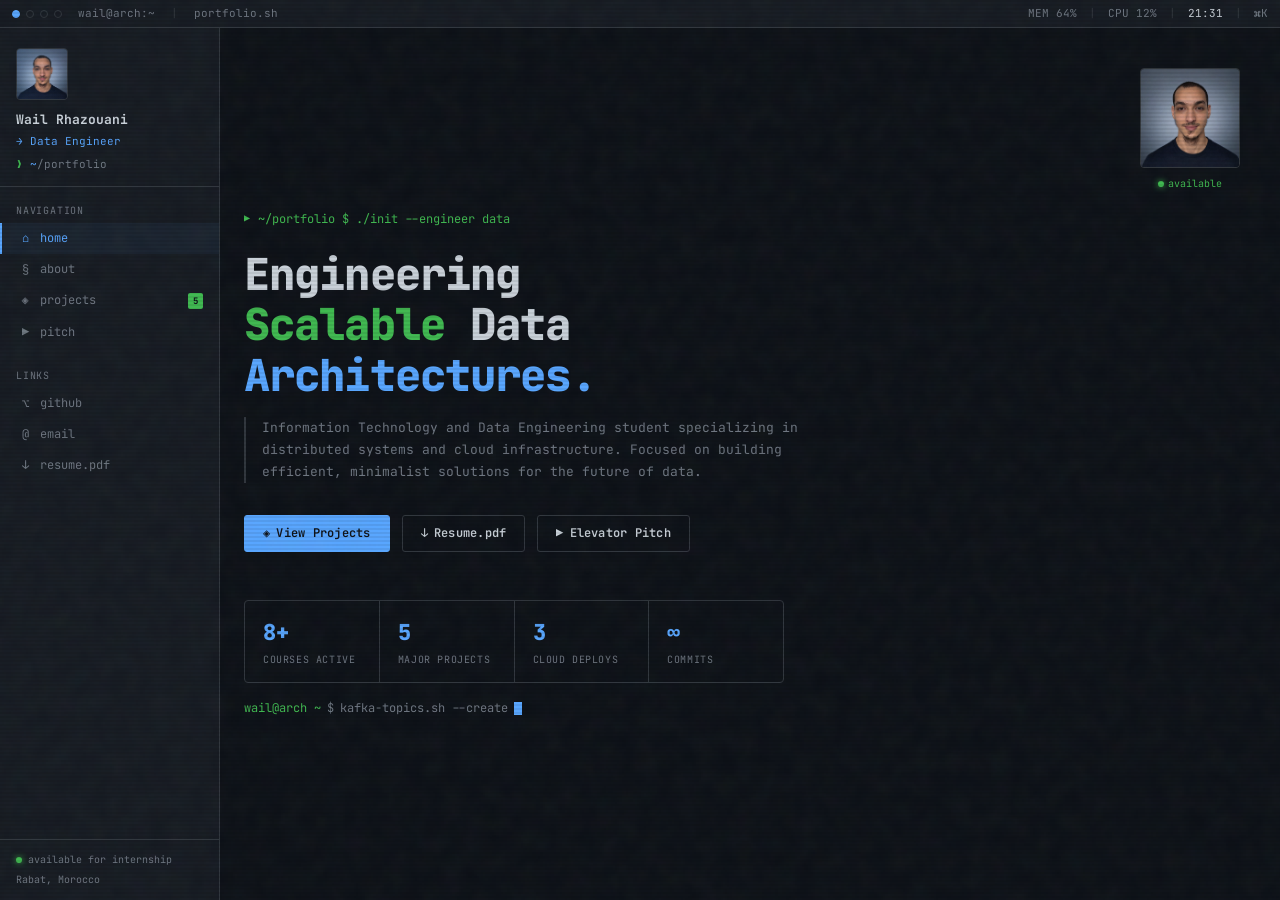
<file: index.html>
<!DOCTYPE html>
<html lang="en">
<head>
<meta charset="UTF-8">
<meta name="viewport" content="width=device-width, initial-scale=1.0">
<title>Wail Rhazouani — Data Engineer</title>
<meta name="description" content="Data Engineering student specializing in distributed systems, Apache Kafka, Spark, and cloud infrastructure.">
<meta property="og:title" content="Wail Rhazouani — Data Engineer">
<meta property="og:description" content="Portfolio of Wail Rhazouani, Data Engineering student at EST Ibn Tofail.">
<meta property="og:image" content="assets/photo.jpg">
<link rel="preconnect" href="https://fonts.googleapis.com">
<link rel="preconnect" href="https://fonts.gstatic.com" crossorigin>
<link href="https://fonts.googleapis.com/css2?family=JetBrains+Mono:ital,wght@0,100..800;1,100..800&display=swap" rel="stylesheet">
<link rel="stylesheet" href="css/style.css">
</head>
<body>

<div class="shell">

  <!-- ══════════ TOPBAR ══════════ -->
  <header class="topbar">
    <div class="topbar-left">
      <div class="ws-dots" id="ws-dots"></div>
      <span style="color:var(--muted)">wail@arch:~</span>
      <span style="color:var(--border)">|</span>
      <span>portfolio.sh</span>
    </div>
    <div class="topbar-right">
      <span id="mem-display">MEM 64%</span>
      <span style="color:var(--border)">|</span>
      <span id="cpu-display">CPU 12%</span>
      <span style="color:var(--border)">|</span>
      <span id="clock">--:--</span>
      <span style="color:var(--border)">|</span>
      <span style="cursor:pointer;color:var(--muted);user-select:none" onclick="openCmd()" title="Command Palette (Ctrl+K)">⌘K</span>
    </div>
  </header>

  <!-- PROGRESS BAR -->
  <div class="scroll-progress" id="scroll-progress"></div>

  <!-- TOAST -->
  <div class="toast" id="toast">
    <div class="toast-dot"></div>
    <span id="toast-msg">Copied to clipboard</span>
  </div>

  <!-- COMMAND PALETTE -->
  <div class="cmd-overlay" id="cmd-overlay" onclick="closeCmd(event)">
    <div class="cmd-box" onclick="event.stopPropagation()">
      <div class="cmd-input-row">
        <span class="cmd-prompt">❯</span>
        <input class="cmd-input" id="cmd-input" placeholder="Search pages, actions..." autocomplete="off" spellcheck="false">
        <span class="cmd-hint">ESC to close</span>
      </div>
      <div class="cmd-results" id="cmd-results"></div>
      <div class="cmd-footer">
        <span class="cmd-key"><span class="kbd">↑↓</span> navigate</span>
        <span class="cmd-key"><span class="kbd">↵</span> select</span>
        <span class="cmd-key"><span class="kbd">ESC</span> close</span>
      </div>
    </div>
  </div>

  <!-- ══════════ SIDEBAR ══════════ -->
  <aside class="sidebar">
    <div class="sidebar-header">
      <div class="sidebar-avatar"><img src="assets/photo.jpg" alt="Wail Rhazouani"></div>
      <div class="sidebar-name">Wail Rhazouani</div>
      <div class="sidebar-role">→ Data Engineer</div>
      <div class="sidebar-prompt">
        <span style="color:var(--green)">❯</span>
        <span style="color:var(--accent)">~</span><span>/portfolio</span>
      </div>
    </div>

    <nav>
      <div class="nav-section">Navigation</div>

      <a class="nav-item active" href="#" onclick="showPage('home',this)">
        <i class="icon">⌂</i> home
      </a>
      <a class="nav-item" href="#" onclick="showPage('about',this)">
        <i class="icon">§</i> about
      </a>
      <a class="nav-item" href="#" onclick="showPage('portfolio',this)">
        <i class="icon">◈</i> projects <span class="badge">5</span>
      </a>
      <a class="nav-item" href="#" onclick="showPage('pitch',this)">
        <i class="icon">▶</i> pitch
      </a>

      <div class="nav-section" style="margin-top:12px">Links</div>

      <a class="nav-item" href="https://github.com/wailrhazouani-tech" target="_blank">
        <i class="icon">⌥</i> github
      </a>
      <a class="nav-item" href="mailto:wail.rhazouani@uit.ac.ma">
        <i class="icon">@</i> email
      </a>
      <a class="nav-item" href="assets/resume.pdf" download="Resume_Wail_Rhazouani.pdf">
        <i class="icon">↓</i> resume.pdf
      </a>
    </nav>

    <div class="sidebar-footer">
      <div class="status-row">
        <div class="status-dot"></div>
        <span>available for internship</span>
      </div>
      <div style="margin-top:4px; color:var(--muted)">Rabat, Morocco</div>
    </div>
  </aside>

  <!-- ══════════ MAIN ══════════ -->
  <main class="main" id="main">

    <!-- ▌▌ HOME PAGE ▌▌ -->
    <section class="page active" id="page-home">
      <div class="hero">
        <div class="hero-photo-card">
          <img class="hero-photo-img" src="assets/photo.jpg" alt="Wail Rhazouani">
          <div class="hero-photo-badge"><span style="width:6px;height:6px;border-radius:50%;background:var(--green);display:inline-block;box-shadow:0 0 6px var(--green)"></span> available</div>
        </div>
        <div class="hero-prompt fade-up">~/portfolio $ ./init --engineer data</div>

        <h1 class="hero-headline fade-up">
          Engineering<br>
          <span class="hl-green">Scalable</span> Data<br>
          <span class="hl-accent">Architectures.</span>
        </h1>

        <p class="hero-sub fade-up">
          Information Technology and Data Engineering student specializing in
          distributed systems and cloud infrastructure. Focused on building
          efficient, minimalist solutions for the future of data.
        </p>

        <div class="hero-ctas fade-up">
          <a class="btn btn-primary" href="#" onclick="showPage('portfolio', document.querySelector('[onclick*=portfolio]'))">
            <span>◈</span> View Projects
          </a>
          <a class="btn btn-outline" href="assets/resume.pdf" download="Resume_Wail_Rhazouani.pdf">
            <span>↓</span> Resume.pdf
          </a>
          <a class="btn btn-outline" href="#" onclick="showPage('pitch', document.querySelector('[onclick*=pitch]'))">
            <span>▶</span> Elevator Pitch
          </a>
        </div>

        <div class="stats-row fade-up">
          <div class="stat">
            <div class="stat-val">8+</div>
            <div class="stat-label">Courses Active</div>
          </div>
          <div class="stat">
            <div class="stat-val">5</div>
            <div class="stat-label">Major Projects</div>
          </div>
          <div class="stat">
            <div class="stat-val">3</div>
            <div class="stat-label">Cloud Deploys</div>
          </div>
          <div class="stat">
            <div class="stat-val">∞</div>
            <div class="stat-label">Commits</div>
          </div>
        </div>

        <div class="term-prompt-line fade-up">
          <span class="term-prompt-ps">wail@arch ~</span>
          <span>$</span>
          <span id="typewriter"></span>
          <span class="cursor"></span>
        </div>
      </div>

      <div class="sec-header">
        <span class="sec-title">Core Stack</span>
        <div class="sec-line"></div>
      </div>

      <div class="tile-grid">
        <div class="tile">
          <div class="tile-tag">streaming</div>
          <div class="tile-title">Apache Kafka</div>
          <div class="tile-desc">KRaft-mode cluster management, topic partitioning, consumer group offsets, real-time pipeline design.</div>
          <div class="tile-footer">
            <span class="chip green">Producer</span>
            <span class="chip green">Consumer</span>
            <span class="chip">KRaft</span>
          </div>
        </div>
        <div class="tile">
          <div class="tile-tag">processing</div>
          <div class="tile-title">Apache Spark</div>
          <div class="tile-desc">PySpark DataFrames, ALS recommendation systems, large-scale distributed batch processing.</div>
          <div class="tile-footer">
            <span class="chip accent">PySpark</span>
            <span class="chip">MLlib</span>
            <span class="chip">ALS</span>
          </div>
        </div>
        <div class="tile">
          <div class="tile-tag">cloud</div>
          <div class="tile-title">Cloud Infra</div>
          <div class="tile-desc">DigitalOcean PaaS & IaaS deployments, FastAPI + MongoDB, systemd service management.</div>
          <div class="tile-footer">
            <span class="chip yellow">DigitalOcean</span>
            <span class="chip">FastAPI</span>
            <span class="chip">MongoDB</span>
          </div>
        </div>
        <div class="tile">
          <div class="tile-tag">containers</div>
          <div class="tile-title">Podman / Docker</div>
          <div class="tile-desc">Rootless containers, Containerfile design patterns, systemd integration, pod orchestration.</div>
          <div class="tile-footer">
            <span class="chip orange">Podman</span>
            <span class="chip">Rootless</span>
            <span class="chip">systemd</span>
          </div>
        </div>
        <div class="tile">
          <div class="tile-tag">ml / ai</div>
          <div class="tile-title">ML from Scratch</div>
          <div class="tile-desc">MLP, CNN, RNN/LSTM/GRU, Transformer Encoder built in pure NumPy with full backpropagation.</div>
          <div class="tile-footer">
            <span class="chip purple">NumPy</span>
            <span class="chip purple">Transformers</span>
            <span class="chip">Matplotlib</span>
          </div>
        </div>
        <div class="tile">
          <div class="tile-tag">blockchain</div>
          <div class="tile-title">Web3 / Solidity</div>
          <div class="tile-desc">8-contract dApp with React + Web3.js frontend. Full smart-contract architecture on EVM.</div>
          <div class="tile-footer">
            <span class="chip cyan">Solidity</span>
            <span class="chip cyan">Web3.js</span>
            <span class="chip">React</span>
          </div>
        </div>
      </div>
      <div style="margin:20px;background:linear-gradient(135deg,rgba(88,166,255,.08),rgba(63,185,80,.06));border:1px solid var(--accent);border-radius:4px;padding:20px 24px;display:flex;align-items:center;justify-content:space-between;flex-wrap:wrap;gap:12px">
        <div>
          <div style="font-size:13px;font-weight:700;color:var(--text);margin-bottom:4px">Available for Junior Data / Cloud Engineer roles</div>
          <div style="font-size:11px;color:var(--muted)">Open to internship and full-time positions · Morocco and Remote</div>
        </div>
        <div style="display:flex;gap:10px;flex-wrap:wrap">
          <a class="btn btn-primary" href="mailto:wail.rhazouani@uit.ac.ma">@ Hire Me</a>
          <a class="btn btn-outline" href="assets/resume.pdf" download="Resume_Wail_Rhazouani.pdf">&#8595; Resume</a>
        </div>
      </div>
      <div class="sec-header" style="margin-top:8px">
        <span class="sec-title">Contact</span>
        <div class="sec-line"></div>
      </div>

      <div class="contact-grid">
        <a class="contact-item" href="mailto:wail.rhazouani@uit.ac.ma">
          <span class="contact-item-icon">@</span>
          <span class="contact-item-label">Email</span>
          <span class="contact-item-val">wail.rhazouani@uit.ac.ma</span>
        </a>
        <a class="contact-item" href="https://github.com/wailrhazouani-tech" target="_blank">
          <span class="contact-item-icon">⌥</span>
          <span class="contact-item-label">GitHub</span>
          <span class="contact-item-val">wailrhazouani-tech</span>
        </a>
        <a class="contact-item" href="https://wailrhazouani-tech.github.io/Portfolio/" target="_blank">
          <span class="contact-item-icon">⬡</span>
          <span class="contact-item-label">Portfolio</span>
          <span class="contact-item-val">github.io/Portfolio</span>
        </a>
        <a class="contact-item" href="https://www.linkedin.com/in/wail-rhazouani" target="_blank">
          <span class="contact-item-icon">in</span>
          <span class="contact-item-label">LinkedIn</span>
          <span class="contact-item-val">wail-rhazouani</span>
        </a>
        <a class="contact-item" href="tel:+212672236331">
          <span class="contact-item-icon">☏</span>
          <span class="contact-item-label">Phone</span>
          <span class="contact-item-val">+212 672 236 331</span>
        </a>
      </div>

    </section>
    <section class="page" id="page-about">

      <div class="term-window">
        <div class="term-titlebar">
          <div class="term-btn red"></div>
          <div class="term-btn yellow"></div>
          <div class="term-btn green"></div>
          <span class="term-title">about.md — nvim</span>
        </div>
        <div class="term-body">
          <div style="color:var(--muted);font-size:12px;line-height:1.8">
            <span style="color:var(--purple)">##</span> <span style="color:var(--text);font-weight:700">Wail Rhazouani</span><br>
            <span style="color:var(--muted)">IT & Data Engineering Student @ UMI — Meknès, Morocco</span><br><br>
            <span style="color:var(--green)">→</span> <strong style="color:var(--text)">Mission:</strong> Bridge the Morocco youth employment gap through technical excellence in data infrastructure.<br>
            <span style="color:var(--green)">→</span> <strong style="color:var(--text)">Focus:</strong> Distributed systems, cloud architecture, and scalable data pipelines.<br>
            <span style="color:var(--green)">→</span> <strong style="color:var(--text)">Philosophy:</strong> Minimalism in code. Precision in design. Depth in understanding.
          </div>
        </div>
      </div>

      <div class="about-layout">

        <div class="about-photo-block">
          <img class="about-photo" src="assets/photo.jpg" alt="Wail Rhazouani">
          <div class="about-photo-meta">
            <div class="about-photo-name">Wail Rhazouani</div>
            <div class="about-photo-title">→ Data Engineer</div>
            <div style="font-size:10px;color:var(--muted)">EST Ibn Tofail, Kenitra</div>
          </div>
          <div style="display:flex;gap:6px;flex-wrap:wrap;justify-content:center">
            <span class="chip green">Open to work</span>
            <span class="chip accent">Junior DE</span>
          </div>
        </div>

        <div class="about-block">
          <div class="block-label">Narrative</div>
          <div class="block-text">
            As an IT and Data Engineering student in Morocco, I've oriented my technical path around a clear problem: <strong>scaling human potential through data infrastructure</strong>. Morocco's youth unemployment gap is not a resource problem — it's an information and systems problem.<br><br>
            My work on <strong>JobBridge MA</strong>, a university-to-job bridge platform, directly targets this. By combining distributed systems knowledge with product thinking, I aim to build pipelines that don't just move data — they create opportunity.<br><br>
            Every system I build is designed to be <strong>efficient, observable, and minimal</strong>. No unnecessary abstractions. Clean interfaces. Solid foundations.
          </div>
        </div>

        <div class="about-block">
          <div class="block-label">Skills Proficiency</div>
          <div class="skill-item">
            <div class="skill-header"><span>Python</span><span class="skill-pct">92%</span></div>
            <div class="skill-bar"><div class="skill-fill" style="width:92%"></div></div>
          </div>
          <div class="skill-item">
            <div class="skill-header"><span>Apache Kafka</span><span class="skill-pct">80%</span></div>
            <div class="skill-bar"><div class="skill-fill green" style="width:80%"></div></div>
          </div>
          <div class="skill-item">
            <div class="skill-header"><span>SQL / Oracle DB</span><span class="skill-pct">78%</span></div>
            <div class="skill-bar"><div class="skill-fill yellow" style="width:78%"></div></div>
          </div>
          <div class="skill-item">
            <div class="skill-header"><span>PySpark</span><span class="skill-pct">75%</span></div>
            <div class="skill-bar"><div class="skill-fill orange" style="width:75%"></div></div>
          </div>
          <div class="skill-item">
            <div class="skill-header"><span>Linux / Shell</span><span class="skill-pct">88%</span></div>
            <div class="skill-bar"><div class="skill-fill cyan" style="width:88%"></div></div>
          </div>
          <div class="skill-item">
            <div class="skill-header"><span>NumPy / ML</span><span class="skill-pct">82%</span></div>
            <div class="skill-bar"><div class="skill-fill purple" style="width:82%"></div></div>
          </div>
        </div>

        <div class="about-block">
          <div class="block-label">Environment</div>
          <div class="block-text" style="display:grid;grid-template-columns:1fr 1fr;gap:6px 0">
            <span style="color:var(--muted)">OS</span>         <span style="color:var(--green)">Fedora 43</span>
            <span style="color:var(--muted)">Shell</span>      <span style="color:var(--green)">Zsh + Oh-My-Zsh</span>
            <span style="color:var(--muted)">Editor</span>     <span style="color:var(--green)">VS Code / nvim</span>
            <span style="color:var(--muted)">WM</span>         <span style="color:var(--green)">GNOME</span>
            <span style="color:var(--muted)">Containers</span> <span style="color:var(--green)">Podman (rootless)</span>
            <span style="color:var(--muted)">Font</span>       <span style="color:var(--green)">JetBrains Mono</span>
            <span style="color:var(--muted)">Theme</span>      <span style="color:var(--green)">Dark / Dracula</span>
            <span style="color:var(--muted)">GPU</span>        <span style="color:var(--green)">AMD (open driver)</span>
          </div>
        </div>

        <div class="about-block">
          <div class="block-label">Beyond the Terminal</div>
          <div class="block-text" style="margin-bottom:14px">
            A practitioner of <strong>combat sports</strong> — Muay Thai striking and grappling. The same principles apply: constant iteration, reading the opponent (problem), and precision over brute force.
          </div>
          <div class="interest-row">
            <div class="interest-pill">🥊 Muay Thai</div>
            <div class="interest-pill">🤼 Grappling</div>
            <div class="interest-pill">📖 Quran Hifz</div>
            <div class="interest-pill">🐚 Terminal UX</div>
            <div class="interest-pill">☁️ Cloud Infra</div>
            <div class="interest-pill">⚡ Tiling WMs</div>
          </div>
        </div>

        <div class="about-block full">
          <div class="block-label">Education & Training</div>
          <div style="display:grid;grid-template-columns:repeat(auto-fill,minmax(220px,1fr));gap:12px">

            <div style="border:1px solid var(--border);border-radius:3px;padding:14px">
              <div style="font-size:11px;color:var(--accent);margin-bottom:4px">2023 → Present</div>
              <div style="font-size:13px;font-weight:700;color:var(--text)">UMI — Meknès</div>
              <div style="font-size:11px;color:var(--muted);margin-top:4px">IT & Data Engineering (MUS) — Big Data, Cloud, Deep Learning, Blockchain, Applied Statistics</div>
            </div>

            <div style="border:1px solid var(--border);border-radius:3px;padding:14px">
              <div style="font-size:11px;color:var(--green);margin-bottom:4px">2026 → Present</div>
              <div style="font-size:13px;font-weight:700;color:var(--text)">ALX Africa</div>
              <div style="font-size:11px;color:var(--muted);margin-top:4px">Professional Foundations Program — GCGO Team Projects, Entrepreneurship, Presentation Skills</div>
            </div>

            <div style="border:1px solid var(--border);border-radius:3px;padding:14px">
              <div style="font-size:11px;color:var(--yellow);margin-bottom:4px">Self-Directed</div>
              <div style="font-size:13px;font-weight:700;color:var(--text)">Open Source & Docs</div>
              <div style="font-size:11px;color:var(--muted);margin-top:4px">Apache Kafka docs, DigitalOcean tutorials, Podman rootless guide, Anthropic APIs</div>
            </div>

          </div>
        </div>

      </div>
    </section>

    <!-- ▌▌ PORTFOLIO PAGE ▌▌ -->
    <section class="page" id="page-portfolio">

      <!-- Featured -->
      <div class="sec-header">
        <span class="sec-title">Featured Project</span>
        <div class="sec-line"></div>
      </div>

      <div class="featured-project">
        <div class="term-titlebar" style="background:var(--bg3);border-bottom:1px solid var(--border)">
          <div class="term-btn red"></div>
          <div class="term-btn yellow"></div>
          <div class="term-btn green"></div>
          <span class="term-title">ml-streamlit-app / main.py</span>
        </div>
        <div class="featured-body">
          <div class="featured-info">
            <div class="tile-tag">full-stack · ml</div>
            <div class="tile-title" style="font-size:18px;margin-bottom:12px">Full-Stack ML App<br>with Streamlit + Scikit-learn</div>
            <div class="block-text" style="margin-bottom:16px">
              An end-to-end machine learning web application enabling non-technical users to train, evaluate, and deploy classification models through a clean browser interface — no code required.
            </div>
            <div style="margin-bottom:12px">
              <div class="proj-section-label">Why Built</div>
              <div style="font-size:11px;color:var(--muted);line-height:1.7">
                To democratize ML experimentation — data teams needed a rapid prototyping tool without standing up a full MLflow/Airflow stack for every experiment.
              </div>
            </div>
            <div style="margin-bottom:12px">
              <div class="proj-section-label">Key Challenge</div>
              <div style="font-size:11px;color:var(--muted);line-height:1.7">
                Balancing model retraining latency with Streamlit's session state model — stateless HTTP re-renders conflicted with long-running scikit-learn fit() calls.
              </div>
            </div>
            <div style="margin-bottom:16px">
              <div class="proj-section-label">Solution</div>
              <div style="font-size:11px;color:var(--muted);line-height:1.7">
                Implemented @st.cache_resource for model persistence across sessions and joblib serialization for on-demand model persistence to disk.
              </div>
            </div>
            <div class="tile-footer" style="border-top:1px solid var(--border)">
              <span class="chip green">Streamlit</span>
              <span class="chip purple">Scikit-learn</span>
              <span class="chip accent">Python</span>
              <span class="chip">pandas</span>
              <span class="chip">joblib</span>
            </div>
          </div>
          <div class="featured-visual">
            <div class="block-label">Source Snippet</div>
            <div class="code-block">
<span class="c-comment"># app.py — model pipeline</span>
<span class="c-keyword">import</span> streamlit <span class="c-keyword">as</span> st
<span class="c-keyword">from</span> sklearn.pipeline <span class="c-keyword">import</span> Pipeline
<span class="c-keyword">from</span> sklearn.preprocessing <span class="c-keyword">import</span> StandardScaler

<span class="c-comment"># Cache model across sessions</span>
@st.<span class="c-func">cache_resource</span>
<span class="c-keyword">def</span> <span class="c-func">build_pipeline</span>(algo):
    <span class="c-keyword">return</span> Pipeline([
        (<span class="c-string">'scaler'</span>, StandardScaler()),
        (<span class="c-string">'clf'</span>, algo)
    ])

<span class="c-comment"># Fit on upload</span>
<span class="c-keyword">if</span> file := st.<span class="c-func">file_uploader</span>(
    <span class="c-string">"Upload CSV"</span>
):
    X, y = <span class="c-func">load_data</span>(file)
    pipe = <span class="c-func">build_pipeline</span>(clf)
    pipe.<span class="c-func">fit</span>(X, y)
    st.<span class="c-func">success</span>(<span class="c-string">f"Accuracy: {acc:.2%}"</span>)
            </div>
          </div>
        </div>
      </div>

      <!-- Project List -->
      <div class="sec-header" style="margin-top:8px">
        <span class="sec-title">All Projects</span>
        <div class="sec-line"></div>
      </div>

      <!-- ── JOBBRIDGE MODAL ────────────────────────── -->
      <div id="jb-modal"
           style="display:none;position:fixed;inset:0;z-index:2000;background:rgba(0,0,0,.85);
                  backdrop-filter:blur(6px);align-items:center;justify-content:center;padding:20px;
                  opacity:0;transition:opacity .2s ease"
           onclick="if(event.target===this)closeJobBridgeModal()">
        <div style="width:100%;max-width:920px;background:var(--bg2);border:1px solid var(--border);
                    border-radius:6px;overflow:hidden;display:flex;flex-direction:column;max-height:90vh;
                    box-shadow:0 32px 80px rgba(0,0,0,.8)">

          <!-- Modal titlebar -->
          <div style="background:var(--bg3);padding:10px 16px;display:flex;align-items:center;
                      justify-content:space-between;border-bottom:1px solid var(--border);flex-shrink:0">
            <div style="display:flex;align-items:center;gap:8px">
              <span style="width:10px;height:10px;border-radius:50%;background:#f85149;display:inline-block"></span>
              <span style="width:10px;height:10px;border-radius:50%;background:#d29922;display:inline-block"></span>
              <span style="width:10px;height:10px;border-radius:50%;background:#3fb950;display:inline-block"></span>
              <span style="font-size:11px;color:var(--muted);margin-left:8px;font-family:inherit">
                JobBridge_Presentation.pdf &mdash; viewer
              </span>
            </div>
            <div style="display:flex;gap:10px;align-items:center">
              <a href="assets/jobbridge-deck.pdf" download="JobBridge_Presentation.pdf"
                 style="font-size:11px;color:var(--accent);text-decoration:none;padding:3px 10px;
                        border:1px solid var(--accent);border-radius:2px;font-family:inherit">
                &#8595; Download
              </a>
              <a href="https://youtu.be/ENykSc-ZdmE" target="_blank"
                 style="font-size:11px;color:var(--green);text-decoration:none;padding:3px 10px;
                        border:1px solid var(--green);border-radius:2px;font-family:inherit">
                &#9654; YouTube
              </a>
              <span onclick="closeJobBridgeModal()"
                    style="cursor:pointer;color:var(--muted);font-size:18px;line-height:1;
                           padding:0 4px;border-radius:2px;font-family:inherit"
                    title="Close (ESC)">&#x2715;</span>
            </div>
          </div>

          <!-- Tab bar -->
          <div style="display:flex;border-bottom:1px solid var(--border);flex-shrink:0;background:var(--bg2)">
            <button id="tab-pdf" onclick="switchJBTab('pdf')" data-active="true"
              style="font-family:inherit;padding:9px 20px;font-size:11px;cursor:pointer;
                     background:none;border:none;border-bottom:2px solid var(--accent);
                     color:var(--accent)">
              &#128196; Slide Deck (13 slides)
            </button>
            <button id="tab-video" onclick="switchJBTab('video')"
              style="font-family:inherit;padding:9px 20px;font-size:11px;cursor:pointer;
                     background:none;border:none;border-bottom:2px solid transparent;
                     color:var(--muted)">
              &#9654; Pitch Video
            </button>
            <div style="flex:1;display:flex;align-items:center;justify-content:flex-end;
                        padding-right:16px;font-size:10px;color:var(--muted)">
              Team: Younes &middot; Zineb &middot; Wail &middot; Salma &nbsp;|&nbsp; ALX GCGO 2026
            </div>
          </div>

          <!-- PDF pane -->
          <div id="jb-pane-pdf" style="flex:1;overflow:hidden;min-height:0">
            <iframe src="assets/jobbridge-deck.pdf#toolbar=1&view=FitH"
                    style="width:100%;height:100%;min-height:560px;border:none;display:block"
                    title="JobBridge Presentation Deck">
            </iframe>
          </div>

          <!-- Video pane -->
          <div id="jb-pane-video"
               style="display:none;flex:1;align-items:center;justify-content:center;
                      padding:24px;background:var(--bg);min-height:420px">
            <div style="width:100%;max-width:760px">
              <div style="aspect-ratio:16/9;background:var(--bg2);border-radius:4px;overflow:hidden">
                <iframe id="jb-yt-iframe"
                        src=""
                        data-src="https://www.youtube.com/embed/ENykSc-ZdmE?rel=0&modestbranding=1&color=white&autoplay=1"
                        style="width:100%;height:100%;border:none;display:block"
                        allow="accelerometer; autoplay; clipboard-write; encrypted-media; gyroscope; picture-in-picture"
                        allowfullscreen
                        title="JobBridge Pitch Video">
                </iframe>
              </div>
              <div style="margin-top:10px;font-size:11px;color:var(--muted);text-align:center">
                JobBridge MA &mdash; ALX GCGO Elevator Pitch &nbsp;&middot;&nbsp;
                <a href="https://youtu.be/ENykSc-ZdmE" target="_blank"
                   style="color:var(--accent);text-decoration:none">youtu.be/ENykSc-ZdmE</a>
              </div>
            </div>
          </div>

        </div>
      </div>

      <div id="projects-list"></div>

    </section>

    <!-- ▌▌ PITCH PAGE ▌▌ -->
    <section class="page" id="page-pitch">

      <div class="term-window">
        <div class="term-titlebar">
          <div class="term-btn red"></div>
          <div class="term-btn yellow"></div>
          <div class="term-btn green"></div>
          <span class="term-title">elevator-pitch.mp4 — mpv --no-border</span>
        </div>
        <div class="term-body" style="padding:14px 18px">
          <div style="font-size:12px;color:var(--muted)">
            <span style="color:var(--green)">▶</span>
            <span style="color:var(--accent)"> Wail Rhazouani</span>
            — Elevator Pitch · Data Engineering · 2026
            <span style="float:right;color:var(--muted)">1:00 / 1:00</span>
          </div>
        </div>
      </div>

      <div class="pitch-layout">
        <div class="pitch-video-area">
          <div class="block-label">Elevator Pitch</div>
          <div class="video-container">
            <iframe
              src="https://drive.google.com/file/d/1e6oJAzCWfpdWlENiGcKSt6w33Xt2tpqr/preview"
              title="Wail Rhazouani — Elevator Pitch 2026"
              allow="autoplay"
              allowfullscreen
              style="border:none">
            </iframe>
          </div>
          <div style="margin-top:10px;display:flex;align-items:center;gap:8px;font-size:11px;color:var(--muted)">
            <span style="color:var(--green)">▶</span>
            <a href="https://drive.google.com/file/d/1e6oJAzCWfpdWlENiGcKSt6w33Xt2tpqr/view?usp=sharing" target="_blank" style="color:var(--accent);text-decoration:none">Open in Google Drive</a>
            <span>· Personal Pitch · Rabat, Morocco · 2026</span>
          </div>
        </div>

        <div class="pitch-sidebar">
          <div class="block-label">What You'll Hear</div>

          <div class="takeaway-item">
            <div class="takeaway-num">01</div>
            <div>
              <strong style="color:var(--text);display:block;margin-bottom:2px">Who I Am</strong>
              Data Engineering student at EST Ibn Tofail University, Kenitra — specializing in distributed systems, cloud infrastructure, and applied ML.
            </div>
          </div>

          <div class="takeaway-item">
            <div class="takeaway-num">02</div>
            <div>
              <strong style="color:var(--text);display:block;margin-bottom:2px">What I Build</strong>
              End-to-end streaming pipelines with Kafka, cloud deployments on DigitalOcean, ML systems from scratch — and I go deep enough to know why things break.
            </div>
          </div>

          <div class="takeaway-item">
            <div class="takeaway-num">03</div>
            <div>
              <strong style="color:var(--text);display:block;margin-bottom:2px">Top 3 Skills</strong>
              Real-time data pipeline engineering · Cloud deployment &amp; infra · Applied machine learning — full stack from raw ingestion to serving results.
            </div>
          </div>

          <div class="takeaway-item">
            <div class="takeaway-num">04</div>
            <div>
              <strong style="color:var(--text);display:block;margin-bottom:2px">What Makes Me Different</strong>
              I don't stop at "it works." I go deep — debugged KRaft at 2am, wrote backprop by hand, shipped 8-contract dApps. That depth means fewer surprises in production.
            </div>
          </div>

          <div class="takeaway-item">
            <div class="takeaway-num">05</div>
            <div>
              <strong style="color:var(--text);display:block;margin-bottom:2px">The Ask</strong>
              Looking for a junior Data or Cloud Engineering role or internship where I can contribute to large-scale data infrastructure. Let's talk.
            </div>
          </div>

          <div style="margin-top:16px;padding-top:14px;border-top:1px solid var(--border)">
            <div class="tile-footer" style="padding:0;margin-bottom:12px">
              <span class="chip accent">Kafka</span>
              <span class="chip purple">PySpark</span>
              <span class="chip green">Cloud</span>
              <span class="chip yellow">ML</span>
              <span class="chip cyan">2026</span>
            </div>
            <div style="display:flex;gap:8px;flex-wrap:wrap">
              <a class="btn btn-primary" href="mailto:wail.rhazouani@uit.ac.ma">@ Hire Me</a>
              <a class="btn btn-outline" href="https://drive.google.com/file/d/1e6oJAzCWfpdWlENiGcKSt6w33Xt2tpqr/view?usp=sharing" target="_blank">&#9654; Watch on Drive</a>
            </div>
          </div>
        </div>
      </div>

    </section>

  </main>
</div>


<script src="js/main.js"></script>
</body>
</html>
</file>
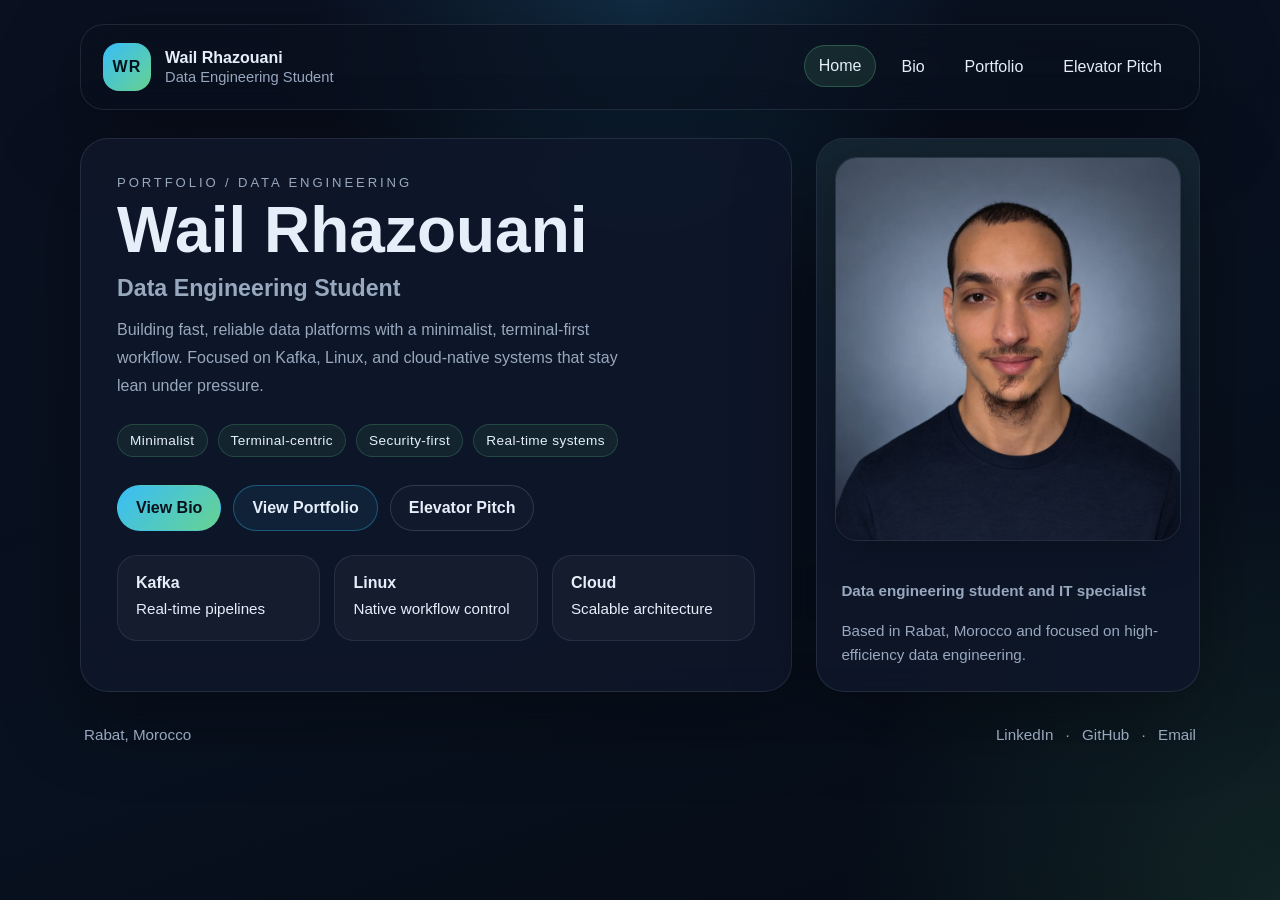
<file: docs/index.html>
<!doctype html>
<html lang="en">
  <head>
    <meta charset="utf-8" />
    <meta name="viewport" content="width=device-width, initial-scale=1" />
    <title>Wail Rhazouani | Data Engineering Student</title>
    <meta
      name="description"
      content="Portfolio website for Wail Rhazouani, Data Engineering Student."
    />
    <link rel="stylesheet" href="css/styles.css" />
  </head>
  <body>
    <div class="page-shell">
      <header class="topbar">
        <a class="brand" href="index.html">
          <span class="brand-mark">WR</span>
          <span>
            <strong>Wail Rhazouani</strong>
            <small>Data Engineering Student</small>
          </span>
        </a>
        <nav class="nav">
          <a class="active" href="index.html">Home</a>
          <a href="bio.html">Bio</a>
          <a href="portfolio.html">Portfolio</a>
          <a href="elevator-pitch.html">Elevator Pitch</a>
        </nav>
      </header>

      <main class="content-wrap">
        <section class="hero">
  <div class="hero-copy">
    <p class="eyebrow">Portfolio / Data Engineering</p>
    <h1>Wail Rhazouani</h1>
    <p class="lede">Data Engineering Student</p>
    <p class="intro">Building fast, reliable data platforms with a minimalist, terminal-first workflow. Focused on Kafka, Linux, and cloud-native systems that stay lean under pressure.</p>

    <div class="highlight-strip">
      <span>Minimalist</span>
      <span>Terminal-centric</span>
      <span>Security-first</span>
      <span>Real-time systems</span>
    </div>

    <div class="actions">
      <a class="button primary" href="bio.html">View Bio</a>
      <a class="button secondary" href="portfolio.html">View Portfolio</a>
      <a class="button ghost" href="elevator-pitch.html">Elevator Pitch</a>
    </div>

    <div class="stats">
      <article>
        <strong>Kafka</strong>
        <span>Real-time pipelines</span>
      </article>
      <article>
        <strong>Linux</strong>
        <span>Native workflow control</span>
      </article>
      <article>
        <strong>Cloud</strong>
        <span>Scalable architecture</span>
      </article>
    </div>
  </div>

  <aside class="portrait-card" aria-label="Portrait photo">
    <div class="portrait-frame">
      <img
        class="portrait-photo"
        src="assets/portrait.jpeg"
        alt="Portrait of Wail Rhazouani"
      />
    </div>
    <div class="portrait-meta">
      <p><strong>Data engineering student and IT specialist</strong></p>
      <p>Based in Rabat, Morocco and focused on high-efficiency data engineering.</p>
    </div>
  </aside>
</section>
      </main>

      <footer class="footer">
        <p>Rabat, Morocco</p>
        <p>
          <a href="https://www.linkedin.com/in/wail-rhazouani/" target="_blank" rel="noreferrer">LinkedIn</a>
          <span>·</span>
          <a href="https://github.com/wailrhazouani-tech" target="_blank" rel="noreferrer">GitHub</a>
          <span>·</span>
          <a href="mailto:rhazouani1999@gmail.com">Email</a>
        </p>
      </footer>
    </div>
  </body>
</html>
</file>
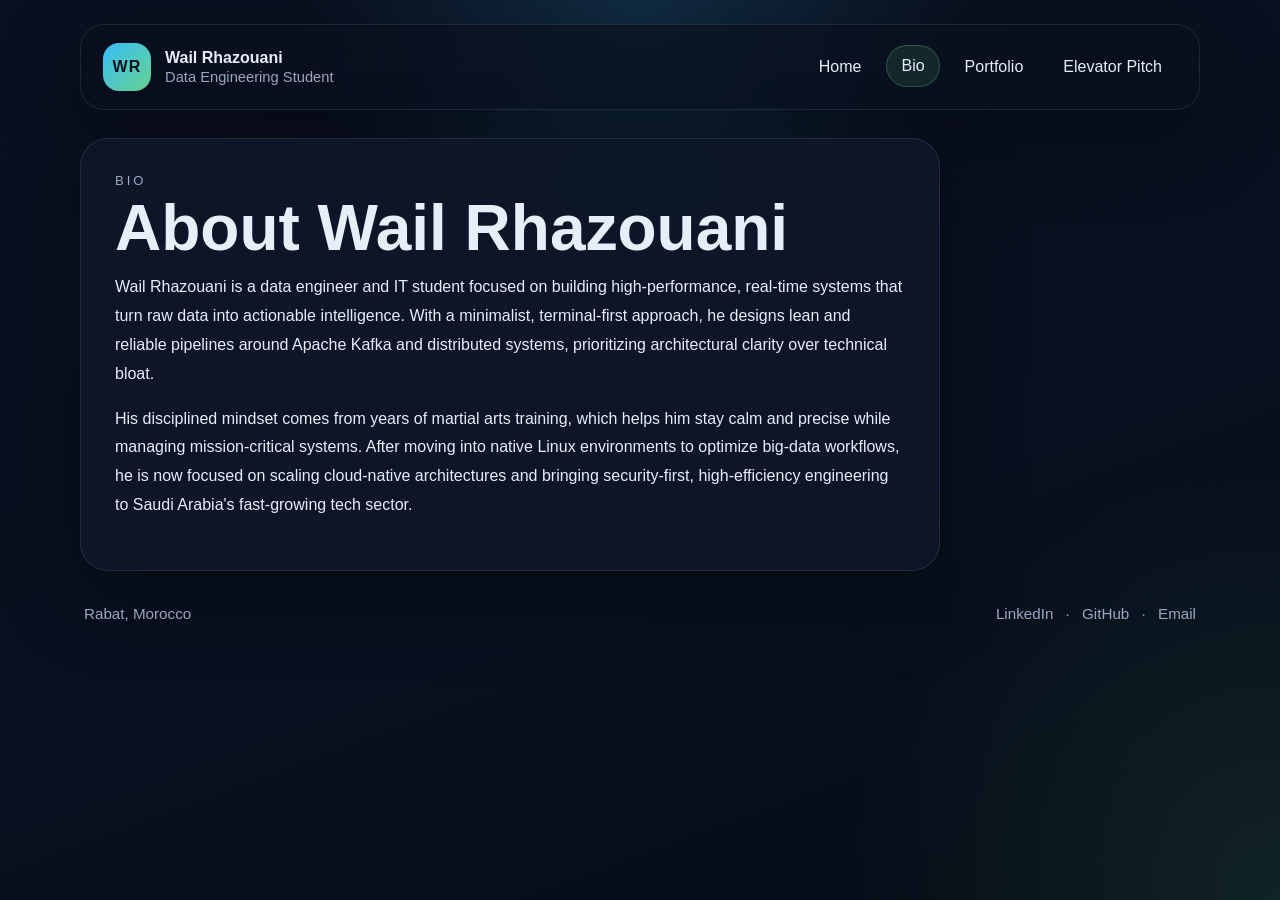
<file: docs/bio.html>
<!doctype html>
<html lang="en">
  <head>
    <meta charset="utf-8" />
    <meta name="viewport" content="width=device-width, initial-scale=1" />
    <title>Bio | Wail Rhazouani</title>
    <meta
      name="description"
      content="Portfolio website for Wail Rhazouani, Data Engineering Student."
    />
    <link rel="stylesheet" href="css/styles.css" />
  </head>
  <body>
    <div class="page-shell">
      <header class="topbar">
        <a class="brand" href="index.html">
          <span class="brand-mark">WR</span>
          <span>
            <strong>Wail Rhazouani</strong>
            <small>Data Engineering Student</small>
          </span>
        </a>
        <nav class="nav">
          <a href="index.html">Home</a>
          <a class="active" href="bio.html">Bio</a>
          <a href="portfolio.html">Portfolio</a>
          <a href="elevator-pitch.html">Elevator Pitch</a>
        </nav>
      </header>

      <main class="content-wrap">
        <section class="page-card wide-card">
  <p class="eyebrow">Bio</p>
  <h1>About Wail Rhazouani</h1>
  <div class="prose">
    <p>Wail Rhazouani is a data engineer and IT student focused on building high-performance, real-time systems that turn raw data into actionable intelligence. With a minimalist, terminal-first approach, he designs lean and reliable pipelines around Apache Kafka and distributed systems, prioritizing architectural clarity over technical bloat.</p>
    <p>His disciplined mindset comes from years of martial arts training, which helps him stay calm and precise while managing mission-critical systems. After moving into native Linux environments to optimize big-data workflows, he is now focused on scaling cloud-native architectures and bringing security-first, high-efficiency engineering to Saudi Arabia's fast-growing tech sector.</p>
  </div>
</section>
      </main>

      <footer class="footer">
        <p>Rabat, Morocco</p>
        <p>
          <a href="https://www.linkedin.com/in/wail-rhazouani/" target="_blank" rel="noreferrer">LinkedIn</a>
          <span>·</span>
          <a href="https://github.com/wailrhazouani-tech" target="_blank" rel="noreferrer">GitHub</a>
          <span>·</span>
          <a href="mailto:rhazouani1999@gmail.com">Email</a>
        </p>
      </footer>
    </div>
  </body>
</html>
</file>
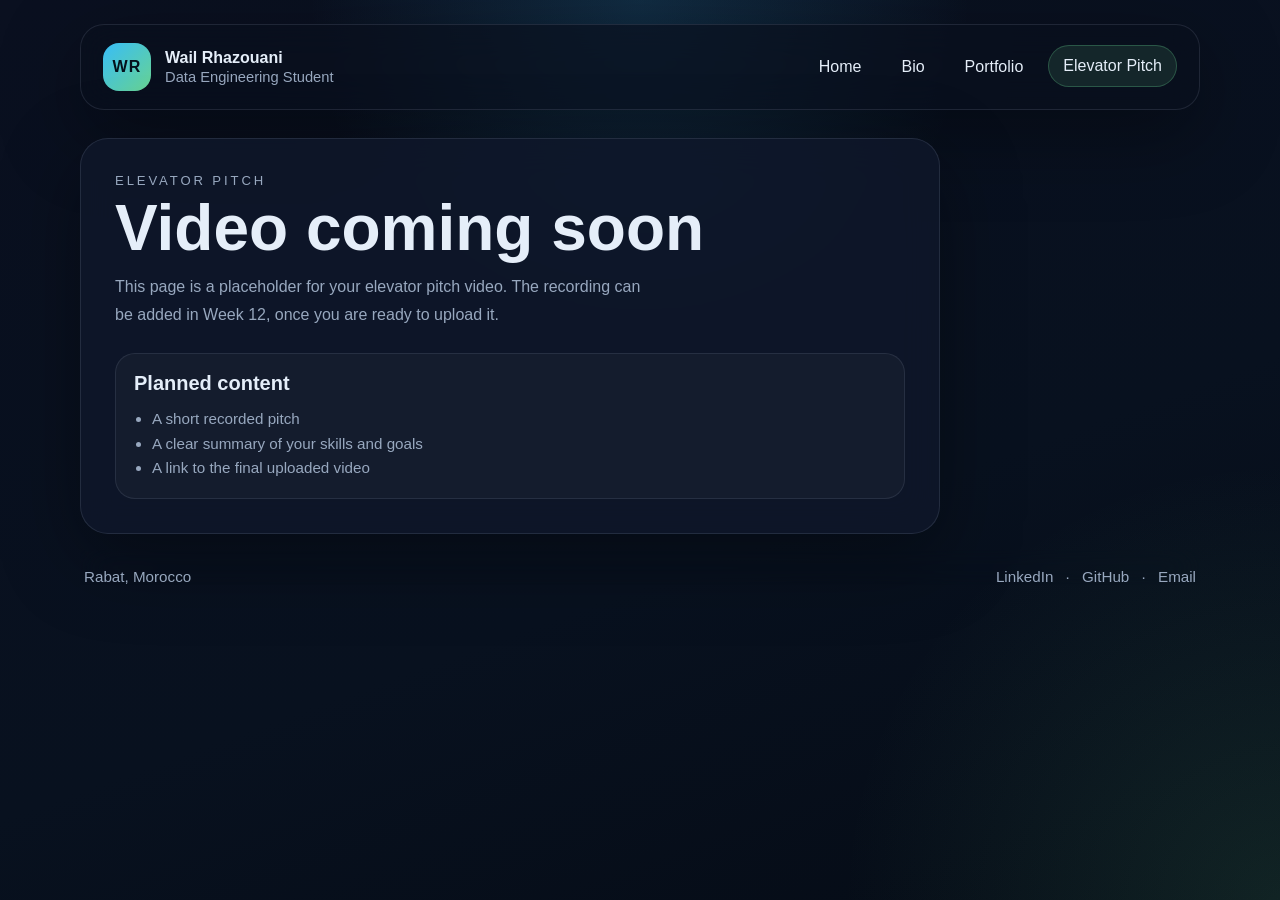
<file: docs/elevator-pitch.html>
<!doctype html>
<html lang="en">
  <head>
    <meta charset="utf-8" />
    <meta name="viewport" content="width=device-width, initial-scale=1" />
    <title>Elevator Pitch | Wail Rhazouani</title>
    <meta
      name="description"
      content="Portfolio website for Wail Rhazouani, Data Engineering Student."
    />
    <link rel="stylesheet" href="css/styles.css" />
  </head>
  <body>
    <div class="page-shell">
      <header class="topbar">
        <a class="brand" href="index.html">
          <span class="brand-mark">WR</span>
          <span>
            <strong>Wail Rhazouani</strong>
            <small>Data Engineering Student</small>
          </span>
        </a>
        <nav class="nav">
          <a href="index.html">Home</a>
          <a href="bio.html">Bio</a>
          <a href="portfolio.html">Portfolio</a>
          <a class="active" href="elevator-pitch.html">Elevator Pitch</a>
        </nav>
      </header>

      <main class="content-wrap">
        <section class="page-card wide-card">
  <p class="eyebrow">Elevator Pitch</p>
  <h1>Video coming soon</h1>
  <p class="intro">
    This page is a placeholder for your elevator pitch video. The recording can be added in Week
    12, once you are ready to upload it.
  </p>

  <div class="placeholder-panel">
    <h2>Planned content</h2>
    <ul>
      <li>A short recorded pitch</li>
      <li>A clear summary of your skills and goals</li>
      <li>A link to the final uploaded video</li>
    </ul>
  </div>
</section>
      </main>

      <footer class="footer">
        <p>Rabat, Morocco</p>
        <p>
          <a href="https://www.linkedin.com/in/wail-rhazouani/" target="_blank" rel="noreferrer">LinkedIn</a>
          <span>·</span>
          <a href="https://github.com/wailrhazouani-tech" target="_blank" rel="noreferrer">GitHub</a>
          <span>·</span>
          <a href="mailto:rhazouani1999@gmail.com">Email</a>
        </p>
      </footer>
    </div>
  </body>
</html>
</file>
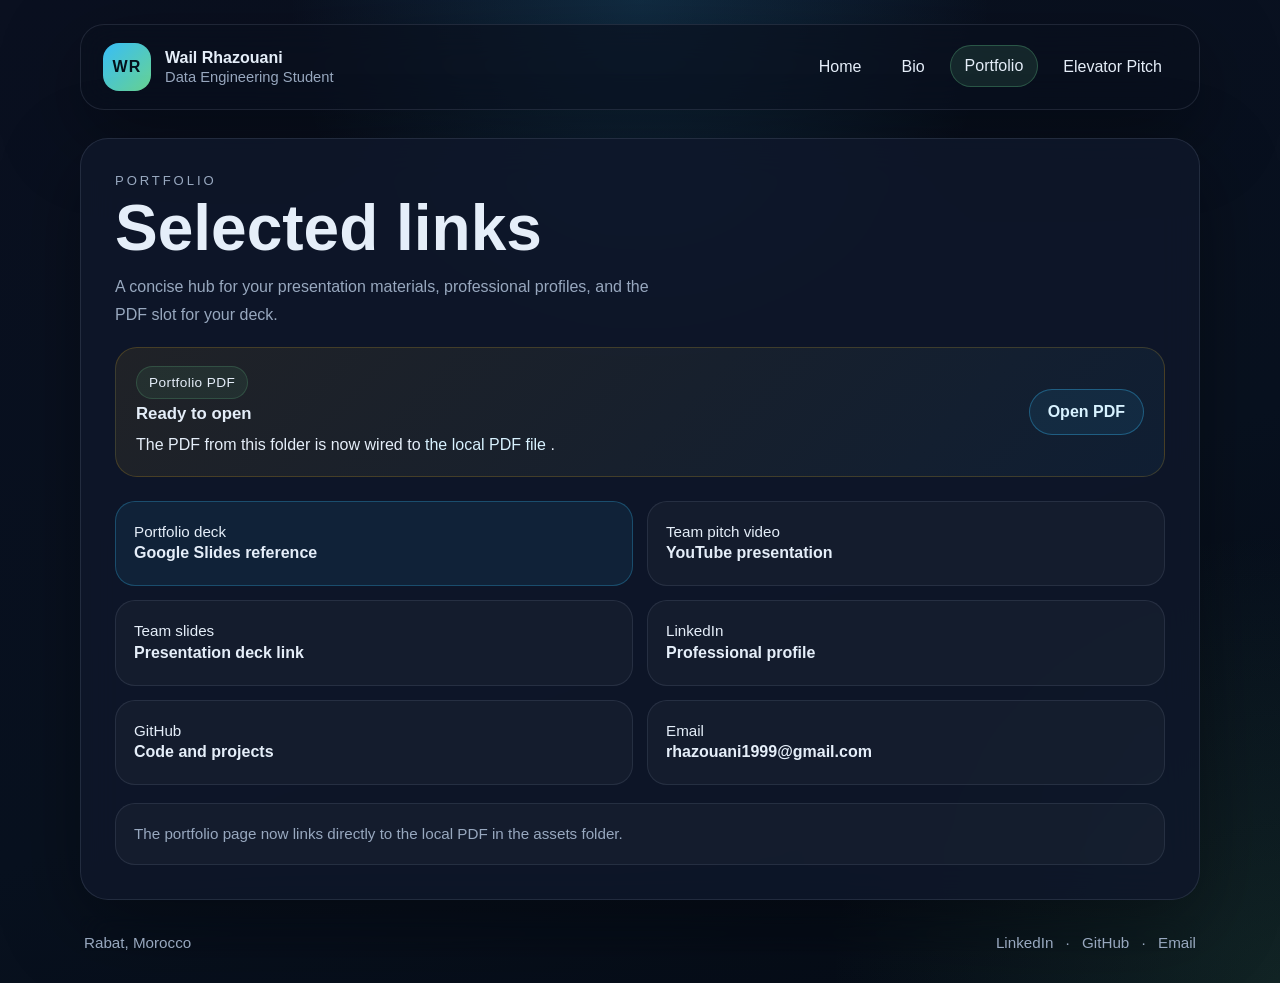
<file: docs/portfolio.html>
<!doctype html>
<html lang="en">
  <head>
    <meta charset="utf-8" />
    <meta name="viewport" content="width=device-width, initial-scale=1" />
    <title>Portfolio | Wail Rhazouani</title>
    <meta
      name="description"
      content="Portfolio website for Wail Rhazouani, Data Engineering Student."
    />
    <link rel="stylesheet" href="css/styles.css" />
  </head>
  <body>
    <div class="page-shell">
      <header class="topbar">
        <a class="brand" href="index.html">
          <span class="brand-mark">WR</span>
          <span>
            <strong>Wail Rhazouani</strong>
            <small>Data Engineering Student</small>
          </span>
        </a>
        <nav class="nav">
          <a href="index.html">Home</a>
          <a href="bio.html">Bio</a>
          <a class="active" href="portfolio.html">Portfolio</a>
          <a href="elevator-pitch.html">Elevator Pitch</a>
        </nav>
      </header>

      <main class="content-wrap">
        <section class="page-card">
  <p class="eyebrow">Portfolio</p>
  <h1>Selected links</h1>
  <p class="intro">A concise hub for your presentation materials, professional profiles, and the PDF slot for your deck.</p>

  <div class="portfolio-banner">
    <div>
      <span class="banner-label">Portfolio PDF</span>
      <strong>Ready to open</strong>
      <p>
        The PDF from this folder is now wired to
        <a href="assets/portfolio.pdf" target="_blank" rel="noreferrer">
          the local PDF file
        </a>.
      </p>
    </div>
    <a class="button secondary" href="assets/portfolio.pdf" target="_blank" rel="noreferrer">Open PDF</a>
  </div>

  <div class="link-grid">
    <a class="link-card primary-link" href="https://docs.google.com/presentation/d/15qpI1l8DgpzFjOaj4ubVf2BtOoXPmcxU/edit?usp=sharing&ouid=115643260947040219860&rtpof=true&sd=true" target="_blank" rel="noreferrer">
      <span>Portfolio deck</span>
      <strong>Google Slides reference</strong>
    </a>
    <a class="link-card" href="https://youtu.be/1UVudFblDCU" target="_blank" rel="noreferrer">
      <span>Team pitch video</span>
      <strong>YouTube presentation</strong>
    </a>
    <a class="link-card" href="https://docs.google.com/presentation/d/15qpI1l8DgpzFjOaj4ubVf2BtOoXPmcxU/edit?usp=sharing&ouid=115643260947040219860&rtpof=true&sd=true" target="_blank" rel="noreferrer">
      <span>Team slides</span>
      <strong>Presentation deck link</strong>
    </a>
    <a class="link-card" href="https://www.linkedin.com/in/wail-rhazouani/" target="_blank" rel="noreferrer">
      <span>LinkedIn</span>
      <strong>Professional profile</strong>
    </a>
    <a class="link-card" href="https://github.com/wailrhazouani-tech" target="_blank" rel="noreferrer">
      <span>GitHub</span>
      <strong>Code and projects</strong>
    </a>
    <a class="link-card" href="mailto:rhazouani1999@gmail.com">
      <span>Email</span>
      <strong>rhazouani1999@gmail.com</strong>
    </a>
  </div>

  <div class="note-box">
    <p>
      The portfolio page now links directly to the local PDF in the assets folder.
    </p>
  </div>
</section>
      </main>

      <footer class="footer">
        <p>Rabat, Morocco</p>
        <p>
          <a href="https://www.linkedin.com/in/wail-rhazouani/" target="_blank" rel="noreferrer">LinkedIn</a>
          <span>·</span>
          <a href="https://github.com/wailrhazouani-tech" target="_blank" rel="noreferrer">GitHub</a>
          <span>·</span>
          <a href="mailto:rhazouani1999@gmail.com">Email</a>
        </p>
      </footer>
    </div>
  </body>
</html>
</file>
<file: css/style.css>
:root {
    --bg:        #0d1117;
    --bg2:       #161b22;
    --bg3:       #21262d;
    --border:    #30363d;
    --text:      #c9d1d9;
    --muted:     #6e7681;
    --accent:    #58a6ff;
    --green:     #3fb950;
    --yellow:    #d29922;
    --red:       #f85149;
    --purple:    #bc8cff;
    --orange:    #ffa657;
    --cyan:      #39d0d8;
    --font:      'JetBrains Mono', 'Courier New', monospace;
  }

  *, *::before, *::after { box-sizing: border-box; margin: 0; padding: 0; }

  html { scroll-behavior: smooth; }

  body {
    background: var(--bg);
    color: var(--text);
    font-family: var(--font);
    font-size: 14px;
    line-height: 1.6;
    min-height: 100vh;
    overflow-x: hidden;
  }

  /* ── SCANLINE OVERLAY ───────────────────────────── */
  body::before {
    content: '';
    position: fixed;
    inset: 0;
    background: repeating-linear-gradient(
      0deg,
      transparent,
      transparent 2px,
      rgba(0,0,0,.07) 2px,
      rgba(0,0,0,.07) 4px
    );
    pointer-events: none;
    z-index: 9999;
  }

  /* ── GRAIN TEXTURE ──────────────────────────────── */
  body::after {
    content: '';
    position: fixed;
    inset: -200%;
    opacity: .04;
    background-image: url("data:image/svg+xml,%3Csvg viewBox='0 0 256 256' xmlns='http://www.w3.org/2000/svg'%3E%3Cfilter id='noise'%3E%3CfeTurbulence type='fractalNoise' baseFrequency='0.9' numOctaves='4' stitchTiles='stitch'/%3E%3C/filter%3E%3Crect width='100%25' height='100%25' filter='url(%23noise)'/%3E%3C/svg%3E");
    pointer-events: none;
    z-index: 9998;
  }

  /* ── LAYOUT ─────────────────────────────────────── */
  .shell {
    display: grid;
    grid-template-columns: 220px 1fr;
    grid-template-rows: 28px 1fr;
    min-height: 100vh;
  }

  /* ── TOP BAR (Waybar style) ─────────────────────── */
  .topbar {
    grid-column: 1 / -1;
    background: var(--bg2);
    border-bottom: 1px solid var(--border);
    display: flex;
    align-items: center;
    justify-content: space-between;
    padding: 0 12px;
    font-size: 11px;
    color: var(--muted);
    position: sticky;
    top: 0;
    z-index: 100;
  }

  .topbar-left { display: flex; gap: 16px; align-items: center; }
  .topbar-right { display: flex; gap: 12px; align-items: center; }

  .ws-dots { display: flex; gap: 6px; }
  .ws-dot {
    width: 8px; height: 8px; border-radius: 50%;
    border: 1px solid var(--border);
    cursor: pointer;
    transition: background .15s;
  }
  .ws-dot.active { background: var(--accent); border-color: var(--accent); }
  .ws-dot:hover  { background: var(--muted); }

  #clock { color: var(--text); }

  /* ── SIDEBAR (rofi / fuzzel launcher style) ─────── */
  .sidebar {
    background: var(--bg2);
    border-right: 1px solid var(--border);
    padding: 0;
    display: flex;
    flex-direction: column;
    position: sticky;
    top: 28px;
    height: calc(100vh - 28px);
    overflow-y: auto;
  }

  .sidebar-header {
    padding: 20px 16px 12px;
    border-bottom: 1px solid var(--border);
  }

  .sidebar-avatar {
    width: 52px; height: 52px;
    border-radius: 4px;
    border: 1px solid var(--border);
    background: var(--bg3);
    display: flex; align-items: center; justify-content: center;
    font-size: 22px;
    margin-bottom: 10px;
    position: relative;
    overflow: hidden;
  }

  .sidebar-avatar img {
    width: 100%;
    height: 100%;
    object-fit: cover;
    object-position: center top;
    display: block;
  }

  .sidebar-avatar::after {
    content: '';
    position: absolute;
    inset: 0;
    background: linear-gradient(135deg, rgba(88,166,255,.15), transparent);
  }

  .sidebar-name { font-size: 13px; font-weight: 700; color: var(--text); }
  .sidebar-role { font-size: 11px; color: var(--accent); margin-top: 2px; }

  .sidebar-prompt {
    font-size: 11px;
    color: var(--green);
    margin-top: 6px;
    letter-spacing: 0;
  }

  .sidebar-prompt span { color: var(--muted); }

  nav { flex: 1; padding: 8px 0; }

  .nav-section {
    padding: 8px 16px 4px;
    font-size: 10px;
    color: var(--muted);
    text-transform: uppercase;
    letter-spacing: .08em;
  }

  .nav-item {
    display: flex;
    align-items: center;
    gap: 8px;
    padding: 6px 16px;
    cursor: pointer;
    font-size: 12px;
    color: var(--muted);
    text-decoration: none;
    border-left: 2px solid transparent;
    transition: all .12s;
    user-select: none;
  }

  .nav-item:hover { color: var(--text); background: var(--bg3); }
  .nav-item.active { color: var(--accent); border-left-color: var(--accent); background: rgba(88,166,255,.06); }

  .nav-item .icon { width: 14px; text-align: center; font-style: normal; }
  .nav-item .badge { margin-left: auto; background: var(--green); color: var(--bg); font-size: 9px; padding: 1px 5px; border-radius: 2px; font-weight: 700; }

  .sidebar-footer {
    padding: 12px 16px;
    border-top: 1px solid var(--border);
    font-size: 10px;
    color: var(--muted);
  }

  .status-row { display: flex; align-items: center; gap: 6px; margin-bottom: 4px; }
  .status-dot { width: 6px; height: 6px; border-radius: 50%; background: var(--green); box-shadow: 0 0 6px var(--green); }

  /* ── MAIN CONTENT ───────────────────────────────── */
  .main {
    overflow-y: auto;
    height: calc(100vh - 28px);
    scroll-behavior: smooth;
  }

  /* ── PAGE SECTIONS ──────────────────────────────── */
  .page { display: none; }
  .page.active { display: block; }

  /* ── TERMINAL WINDOW CHROME ─────────────────────── */
  .term-window {
    background: var(--bg2);
    border: 1px solid var(--border);
    border-radius: 6px;
    overflow: hidden;
    margin: 20px;
  }

  .term-titlebar {
    background: var(--bg3);
    padding: 8px 14px;
    display: flex;
    align-items: center;
    gap: 8px;
    border-bottom: 1px solid var(--border);
    font-size: 11px;
    color: var(--muted);
  }

  .term-btn {
    width: 10px; height: 10px;
    border-radius: 50%;
  }
  .term-btn.red    { background: #f85149; }
  .term-btn.yellow { background: #d29922; }
  .term-btn.green  { background: #3fb950; }

  .term-title { margin-left: 4px; }

  .term-body { padding: 20px 24px; }

  /* ── HERO SECTION ───────────────────────────────── */
  .hero {
    padding: 40px 24px;
    min-height: calc(100vh - 28px);
    display: flex;
    flex-direction: column;
    justify-content: center;
    position: relative;
  }

  .hero-prompt {
    font-size: 12px;
    color: var(--green);
    margin-bottom: 20px;
    display: flex;
    align-items: center;
    gap: 8px;
  }

  .hero-prompt::before {
    content: '▶';
    font-size: 10px;
  }

  .hero-headline {
    font-size: clamp(24px, 4vw, 44px);
    font-weight: 800;
    line-height: 1.15;
    color: var(--text);
    margin-bottom: 16px;
    letter-spacing: -.02em;
  }

  .hero-headline .hl-accent { color: var(--accent); }
  .hero-headline .hl-green  { color: var(--green); }

  .hero-sub {
    font-size: 13px;
    color: var(--muted);
    max-width: 560px;
    line-height: 1.7;
    margin-bottom: 32px;
    border-left: 2px solid var(--border);
    padding-left: 16px;
  }

  .hero-ctas { display: flex; gap: 12px; flex-wrap: wrap; margin-bottom: 48px; }

  .btn {
    font-family: var(--font);
    font-size: 12px;
    padding: 8px 18px;
    border: 1px solid;
    border-radius: 3px;
    cursor: pointer;
    text-decoration: none;
    display: inline-flex;
    align-items: center;
    gap: 6px;
    transition: all .15s;
    font-weight: 600;
    letter-spacing: .02em;
  }

  .btn-primary {
    background: var(--accent);
    color: var(--bg);
    border-color: var(--accent);
  }

  .btn-primary:hover {
    background: transparent;
    color: var(--accent);
  }

  .btn-outline {
    background: transparent;
    color: var(--text);
    border-color: var(--border);
  }

  .btn-outline:hover {
    border-color: var(--accent);
    color: var(--accent);
  }

  /* ── STATS ROW ──────────────────────────────────── */
  .stats-row {
    display: flex;
    gap: 0;
    border: 1px solid var(--border);
    border-radius: 4px;
    overflow: hidden;
    max-width: 540px;
  }

  .stat {
    flex: 1;
    padding: 14px 18px;
    border-right: 1px solid var(--border);
  }

  .stat:last-child { border-right: none; }

  .stat-val {
    font-size: 22px;
    font-weight: 800;
    color: var(--accent);
  }

  .stat-label {
    font-size: 10px;
    color: var(--muted);
    text-transform: uppercase;
    letter-spacing: .06em;
    margin-top: 2px;
  }

  /* ── GRID TILES ─────────────────────────────────── */
  .tile-grid {
    display: grid;
    grid-template-columns: repeat(auto-fill, minmax(280px, 1fr));
    gap: 1px;
    background: var(--border);
    border: 1px solid var(--border);
    border-radius: 4px;
    overflow: hidden;
    margin: 20px;
  }

  .tile {
    background: var(--bg2);
    padding: 20px;
    transition: background .12s;
    position: relative;
  }

  .tile:hover { background: var(--bg3); }

  .tile-tag {
    font-size: 10px;
    color: var(--green);
    text-transform: uppercase;
    letter-spacing: .1em;
    margin-bottom: 8px;
    display: flex;
    align-items: center;
    gap: 6px;
  }

  .tile-tag::before { content: '#'; color: var(--muted); }

  .tile-title {
    font-size: 15px;
    font-weight: 700;
    color: var(--text);
    margin-bottom: 8px;
    line-height: 1.3;
  }

  .tile-desc {
    font-size: 11px;
    color: var(--muted);
    line-height: 1.6;
  }

  .tile-footer {
    margin-top: 14px;
    padding-top: 12px;
    border-top: 1px solid var(--border);
    display: flex;
    gap: 6px;
    flex-wrap: wrap;
  }

  .chip {
    font-size: 10px;
    padding: 2px 8px;
    border: 1px solid var(--border);
    border-radius: 2px;
    color: var(--muted);
    background: var(--bg);
  }

  .chip.accent  { border-color: var(--accent); color: var(--accent); }
  .chip.green   { border-color: var(--green);  color: var(--green); }
  .chip.yellow  { border-color: var(--yellow); color: var(--yellow); }
  .chip.purple  { border-color: var(--purple); color: var(--purple); }
  .chip.orange  { border-color: var(--orange); color: var(--orange); }
  .chip.cyan    { border-color: var(--cyan);   color: var(--cyan); }

  /* ── SECTION TITLE ──────────────────────────────── */
  .sec-header {
    padding: 20px 24px 0;
    display: flex;
    align-items: center;
    gap: 10px;
    margin-bottom: 4px;
  }

  .sec-title {
    font-size: 11px;
    text-transform: uppercase;
    letter-spacing: .12em;
    color: var(--muted);
  }

  .sec-line {
    flex: 1;
    height: 1px;
    background: var(--border);
  }

  /* ── ABOUT PAGE ─────────────────────────────────── */

  .about-photo-block {
    background: var(--bg2);
    padding: 24px;
    display: flex;
    flex-direction: column;
    align-items: center;
    justify-content: center;
    gap: 14px;
  }

  .about-photo {
    width: 130px;
    height: 130px;
    border-radius: 4px;
    border: 1px solid var(--border);
    object-fit: cover;
    object-position: center top;
  }

  .about-photo-meta {
    text-align: center;
  }

  .about-photo-name {
    font-size: 15px;
    font-weight: 700;
    color: var(--text);
    margin-bottom: 4px;
  }

  .about-photo-title {
    font-size: 11px;
    color: var(--accent);
    margin-bottom: 8px;
  }

  .about-layout {
    display: grid;
    grid-template-columns: 1fr 1fr;
    gap: 1px;
    background: var(--border);
    margin: 20px;
    border: 1px solid var(--border);
    border-radius: 4px;
    overflow: hidden;
  }

  .about-block {
    background: var(--bg2);
    padding: 24px;
  }

  .about-block.full { grid-column: 1 / -1; }

  .block-label {
    font-size: 10px;
    color: var(--accent);
    text-transform: uppercase;
    letter-spacing: .12em;
    margin-bottom: 14px;
    display: flex;
    align-items: center;
    gap: 8px;
  }

  .block-label::after {
    content: '';
    flex: 1;
    height: 1px;
    background: var(--border);
  }

  .block-text {
    font-size: 12px;
    color: var(--muted);
    line-height: 1.75;
  }

  .block-text strong { color: var(--text); }

  /* ── SKILL BARS ─────────────────────────────────── */
  .skill-item { margin-bottom: 14px; }

  .skill-header {
    display: flex;
    justify-content: space-between;
    font-size: 11px;
    margin-bottom: 5px;
    color: var(--text);
  }

  .skill-pct { color: var(--muted); }

  .skill-bar {
    height: 3px;
    background: var(--bg3);
    border-radius: 2px;
    overflow: hidden;
  }

  .skill-fill {
    height: 100%;
    border-radius: 2px;
    background: var(--accent);
    transition: width 1s cubic-bezier(.4,0,.2,1);
  }

  .skill-fill.green  { background: var(--green); }
  .skill-fill.yellow { background: var(--yellow); }
  .skill-fill.purple { background: var(--purple); }
  .skill-fill.orange { background: var(--orange); }
  .skill-fill.cyan   { background: var(--cyan); }

  /* ── INTEREST PILLS ─────────────────────────────── */
  .interest-row { display: flex; gap: 8px; flex-wrap: wrap; }

  .interest-pill {
    font-size: 11px;
    padding: 5px 12px;
    border: 1px solid var(--border);
    border-radius: 20px;
    color: var(--muted);
    background: var(--bg);
    display: flex;
    align-items: center;
    gap: 6px;
  }

  /* ── PROJECT CARDS ──────────────────────────────── */
  .project-card {
    margin: 20px;
    border: 1px solid var(--border);
    border-radius: 4px;
    overflow: hidden;
    background: var(--bg2);
  }

  .project-card + .project-card { margin-top: 0; }

  .project-header {
    display: flex;
    align-items: center;
    justify-content: space-between;
    padding: 14px 20px;
    background: var(--bg3);
    border-bottom: 1px solid var(--border);
    cursor: pointer;
    user-select: none;
  }

  .project-header:hover .proj-name { color: var(--accent); }

  .proj-num  { color: var(--muted); font-size: 11px; width: 28px; }
  .proj-name { font-size: 13px; font-weight: 700; color: var(--text); flex: 1; }
  .proj-type { font-size: 10px; color: var(--muted); margin-right: 12px; }
  .proj-toggle { font-size: 12px; color: var(--muted); transition: transform .2s; }
  .proj-toggle.open { transform: rotate(90deg); }

  .project-body {
    display: none;
    padding: 20px;
  }

  .project-body.open { display: grid; grid-template-columns: 1fr 1fr 1fr; gap: 16px; }

  .proj-section-label {
    font-size: 10px;
    color: var(--green);
    text-transform: uppercase;
    letter-spacing: .1em;
    margin-bottom: 8px;
  }

  .proj-section-text {
    font-size: 11px;
    color: var(--muted);
    line-height: 1.7;
  }

  .project-footer {
    border-top: 1px solid var(--border);
    padding: 12px 20px;
    display: flex;
    gap: 8px;
    flex-wrap: wrap;
    align-items: center;
  }

  /* ── FEATURED PROJECT ───────────────────────────── */
  .featured-project {
    margin: 20px;
    border: 1px solid var(--accent);
    border-radius: 4px;
    overflow: hidden;
    background: var(--bg2);
    position: relative;
  }

  .featured-project::before {
    content: 'FEATURED';
    position: absolute;
    top: 12px;
    right: 12px;
    font-size: 9px;
    letter-spacing: .15em;
    color: var(--accent);
    background: rgba(88,166,255,.1);
    border: 1px solid rgba(88,166,255,.3);
    padding: 2px 8px;
    border-radius: 2px;
  }

  .featured-body {
    display: grid;
    grid-template-columns: 1fr 1fr;
    gap: 0;
  }

  .featured-info {
    padding: 24px;
    border-right: 1px solid var(--border);
  }

  .featured-visual {
    padding: 24px;
    background: var(--bg3);
  }

  .code-block {
    background: var(--bg);
    border: 1px solid var(--border);
    border-radius: 3px;
    padding: 14px;
    font-size: 11px;
    line-height: 1.7;
    overflow-x: auto;
  }

  .code-block .c-comment { color: var(--muted); font-style: italic; }
  .code-block .c-keyword { color: var(--purple); }
  .code-block .c-func    { color: var(--accent); }
  .code-block .c-string  { color: var(--green); }
  .code-block .c-num     { color: var(--orange); }

  /* ── PITCH PAGE ─────────────────────────────────── */
  .pitch-layout {
    display: grid;
    grid-template-columns: 1.4fr 1fr;
    gap: 1px;
    background: var(--border);
    margin: 20px;
    border: 1px solid var(--border);
    border-radius: 4px;
    overflow: hidden;
  }

  .pitch-video-area {
    background: var(--bg2);
    padding: 24px;
  }

  .video-container {
    aspect-ratio: 16/9;
    background: var(--bg);
    border: 1px solid var(--border);
    border-radius: 3px;
    display: flex;
    align-items: center;
    justify-content: center;
    position: relative;
    overflow: hidden;
  }

  .video-container iframe {
    position: absolute;
    inset: 0;
    width: 100%;
    height: 100%;
    border: none;
  }

  .video-placeholder {
    display: flex;
    flex-direction: column;
    align-items: center;
    gap: 10px;
    color: var(--muted);
    font-size: 12px;
    text-align: center;
  }

  .play-btn {
    width: 52px; height: 52px;
    border: 2px solid var(--border);
    border-radius: 50%;
    display: flex;
    align-items: center;
    justify-content: center;
    font-size: 18px;
    color: var(--muted);
    margin-bottom: 4px;
  }

  .pitch-sidebar {
    background: var(--bg2);
    padding: 24px;
  }

  .takeaway-item {
    display: flex;
    gap: 10px;
    padding: 10px 0;
    border-bottom: 1px solid var(--border);
    font-size: 11px;
    color: var(--muted);
    line-height: 1.6;
  }

  .takeaway-item:last-child { border-bottom: none; }

  .takeaway-num {
    color: var(--accent);
    font-weight: 700;
    font-size: 13px;
    flex-shrink: 0;
    width: 18px;
  }

  /* ── TYPING CURSOR ──────────────────────────────── */
  .cursor {
    display: inline-block;
    width: 8px; height: 1.1em;
    background: var(--accent);
    vertical-align: text-bottom;
    animation: blink .9s step-end infinite;
  }

  @keyframes blink {
    50% { opacity: 0; }
  }

  /* ── TERMINAL INPUT PROMPT ──────────────────────── */
  .term-prompt-line {
    display: flex;
    align-items: center;
    gap: 6px;
    margin-top: 16px;
    font-size: 12px;
    color: var(--muted);
  }

  .term-prompt-ps { color: var(--green); }

  /* ── ANIMATIONS ─────────────────────────────────── */
  @keyframes fadeUp {
    from { opacity: 0; transform: translateY(12px); }
    to   { opacity: 1; transform: translateY(0); }
  }

  .fade-up { animation: fadeUp .4s ease both; }
  .fade-up:nth-child(2) { animation-delay: .06s; }
  .fade-up:nth-child(3) { animation-delay: .12s; }
  .fade-up:nth-child(4) { animation-delay: .18s; }
  .fade-up:nth-child(5) { animation-delay: .24s; }

  /* ── SCROLLBAR ──────────────────────────────────── */
  ::-webkit-scrollbar { width: 6px; height: 6px; }
  ::-webkit-scrollbar-track { background: var(--bg); }
  ::-webkit-scrollbar-thumb { background: var(--border); border-radius: 3px; }
  ::-webkit-scrollbar-thumb:hover { background: var(--muted); }

  /* ── COMMAND PALETTE ────────────────────────────── */
  .cmd-overlay {
    position: fixed;
    inset: 0;
    background: rgba(0,0,0,.7);
    z-index: 1000;
    display: none;
    align-items: flex-start;
    justify-content: center;
    padding-top: 15vh;
    backdrop-filter: blur(4px);
  }

  .cmd-overlay.open { display: flex; }

  .cmd-box {
    width: min(560px, 90vw);
    background: var(--bg2);
    border: 1px solid var(--accent);
    border-radius: 6px;
    overflow: hidden;
    box-shadow: 0 24px 60px rgba(0,0,0,.7), 0 0 0 1px rgba(88,166,255,.1);
    animation: cmdDrop .15s ease;
  }

  @keyframes cmdDrop {
    from { opacity: 0; transform: translateY(-8px) scale(.98); }
    to   { opacity: 1; transform: translateY(0) scale(1); }
  }

  .cmd-input-row {
    display: flex;
    align-items: center;
    gap: 10px;
    padding: 14px 16px;
    border-bottom: 1px solid var(--border);
  }

  .cmd-prompt { color: var(--accent); font-size: 14px; }

  .cmd-input {
    flex: 1;
    background: none;
    border: none;
    outline: none;
    font-family: var(--font);
    font-size: 13px;
    color: var(--text);
    caret-color: var(--accent);
  }

  .cmd-hint { font-size: 10px; color: var(--muted); }

  .cmd-results { max-height: 320px; overflow-y: auto; }

  .cmd-result {
    display: flex;
    align-items: center;
    gap: 12px;
    padding: 10px 16px;
    cursor: pointer;
    font-size: 12px;
    color: var(--muted);
    border-bottom: 1px solid var(--border);
    transition: background .1s;
  }

  .cmd-result:last-child { border-bottom: none; }
  .cmd-result:hover, .cmd-result.selected {
    background: var(--bg3);
    color: var(--text);
  }

  .cmd-result-icon { width: 18px; text-align: center; color: var(--accent); }
  .cmd-result-label { flex: 1; }
  .cmd-result-hint { font-size: 10px; color: var(--muted); }

  .cmd-footer {
    padding: 8px 16px;
    border-top: 1px solid var(--border);
    display: flex;
    gap: 14px;
    font-size: 10px;
    color: var(--muted);
  }

  .cmd-key {
    display: inline-flex;
    align-items: center;
    gap: 4px;
  }

  .kbd {
    background: var(--bg3);
    border: 1px solid var(--border);
    border-radius: 3px;
    padding: 1px 5px;
    font-size: 10px;
    color: var(--text);
    font-family: var(--font);
  }

  /* ── CONTACT SECTION ────────────────────────────── */
  .contact-grid {
    display: grid;
    grid-template-columns: repeat(auto-fill, minmax(200px, 1fr));
    gap: 1px;
    background: var(--border);
    margin: 20px;
    border: 1px solid var(--border);
    border-radius: 4px;
    overflow: hidden;
  }

  .contact-item {
    background: var(--bg2);
    padding: 18px 20px;
    display: flex;
    flex-direction: column;
    gap: 6px;
    transition: background .12s;
    text-decoration: none;
  }

  .contact-item:hover { background: var(--bg3); }

  .contact-item-icon { font-size: 20px; }
  .contact-item-label { font-size: 10px; color: var(--muted); text-transform: uppercase; letter-spacing: .08em; }
  .contact-item-val   { font-size: 12px; color: var(--accent); }

  /* ── PAGE TRANSITION ────────────────────────────── */
  .page {
    animation: none;
  }

  .page.active {
    animation: pageIn .25s ease both;
  }

  @keyframes pageIn {
    from { opacity: 0; transform: translateY(6px); }
    to   { opacity: 1; transform: translateY(0); }
  }

  /* ── PROGRESS INDICATOR ─────────────────────────── */
  .scroll-progress {
    position: fixed;
    top: 28px;
    left: 0;
    height: 2px;
    background: linear-gradient(90deg, var(--accent), var(--cyan));
    z-index: 200;
    transition: width .1s;
    width: 0;
  }

  /* ── NOTIFICATION TOAST ─────────────────────────── */
  .toast {
    position: fixed;
    bottom: 20px;
    right: 20px;
    background: var(--bg2);
    border: 1px solid var(--border);
    border-radius: 4px;
    padding: 10px 16px;
    font-size: 12px;
    color: var(--text);
    z-index: 500;
    display: flex;
    align-items: center;
    gap: 8px;
    transform: translateY(60px);
    opacity: 0;
    transition: all .25s cubic-bezier(.4,0,.2,1);
    pointer-events: none;
    max-width: 300px;
  }

  .toast.show {
    transform: translateY(0);
    opacity: 1;
  }

  .toast-dot { width: 6px; height: 6px; border-radius: 50%; background: var(--green); flex-shrink: 0; }


  /* ── HERO PHOTO ─────────────────────────────────── */
  .hero-photo-card {
    position: absolute;
    top: 40px;
    right: 40px;
    display: flex;
    flex-direction: column;
    align-items: center;
    gap: 8px;
  }

  .hero-photo-img {
    width: 100px;
    height: 100px;
    border-radius: 4px;
    border: 1px solid var(--border);
    object-fit: cover;
    object-position: center top;
    filter: grayscale(20%);
    transition: filter .2s;
  }

  .hero-photo-img:hover { filter: grayscale(0); }

  .hero-photo-badge {
    font-size: 10px;
    color: var(--green);
    display: flex;
    align-items: center;
    gap: 4px;
  }

  @media (max-width: 768px) {
    .hero-photo-card { display: none; }
  }

  /* ── MOBILE ─────────────────────────────────────── */
  @media (max-width: 768px) {
    .shell {
      grid-template-columns: 1fr;
      grid-template-rows: 28px auto 1fr;
    }

    .sidebar {
      position: static;
      height: auto;
      flex-direction: row;
      overflow-x: auto;
      border-right: none;
      border-bottom: 1px solid var(--border);
    }

    .sidebar-header { display: none; }
    .sidebar-footer { display: none; }

    nav {
      display: flex;
      flex-direction: row;
      padding: 0;
      flex: 1;
    }

    .nav-section { display: none; }

    .nav-item {
      border-left: none;
      border-bottom: 2px solid transparent;
      white-space: nowrap;
      padding: 8px 14px;
    }

    .nav-item.active {
      border-left: none;
      border-bottom-color: var(--accent);
      background: none;
    }

    .main { height: auto; }

    .about-layout,
    .featured-body,
    .pitch-layout { grid-template-columns: 1fr; }

    .project-body.open { grid-template-columns: 1fr; }

    .stats-row { flex-direction: column; max-width: 100%; }
    .stat { border-right: none; border-bottom: 1px solid var(--border); }
    .stat:last-child { border-bottom: none; }

    .tile-grid { grid-template-columns: 1fr; margin: 12px; }
    .term-window,
    .project-card,
    .featured-project,
    .pitch-layout { margin: 12px; }

  
  .about-photo-block {
    background: var(--bg2);
    padding: 24px;
    display: flex;
    flex-direction: column;
    align-items: center;
    justify-content: center;
    gap: 14px;
  }

  .about-photo {
    width: 130px;
    height: 130px;
    border-radius: 4px;
    border: 1px solid var(--border);
    object-fit: cover;
    object-position: center top;
  }

  .about-photo-meta {
    text-align: center;
  }

  .about-photo-name {
    font-size: 15px;
    font-weight: 700;
    color: var(--text);
    margin-bottom: 4px;
  }

  .about-photo-title {
    font-size: 11px;
    color: var(--accent);
    margin-bottom: 8px;
  }

  .about-layout { margin: 12px; }

    .hero { padding: 24px 16px; min-height: auto; }

    .featured-info { border-right: none; border-bottom: 1px solid var(--border); }
  }
  /* ── JOBBRIDGE MODAL STATES ─────────────────────── */
  #jb-modal.open { opacity: 1 !important; }

  #tab-pdf[data-active], #tab-video[data-active] {
    border-bottom-color: var(--accent) !important;
    color: var(--accent) !important;
  }
</file>
<file: docs/css/styles.css>
:root {
  color-scheme: dark;
  --bg: #0a1020;
  --bg-soft: #111a31;
  --panel: rgba(15, 23, 42, 0.84);
  --panel-border: rgba(148, 163, 184, 0.16);
  --text: #e5eef9;
  --muted: #98a8bf;
  --accent: #68d391;
  --accent-strong: #38bdf8;
  --accent-warm: #fbbf24;
  --accent-soft: rgba(104, 211, 145, 0.14);
  --shadow: 0 24px 80px rgba(0, 0, 0, 0.36);
}

* {
  box-sizing: border-box;
}

html {
  min-height: 100%;
}

body {
  margin: 0;
  min-height: 100vh;
  font-family: "Aptos", "Segoe UI", sans-serif;
  background:
    radial-gradient(circle at top, rgba(56, 189, 248, 0.16), transparent 30%),
    radial-gradient(circle at bottom right, rgba(104, 211, 145, 0.12), transparent 28%),
    linear-gradient(160deg, var(--bg), #08111f 60%, #050b15);
  color: var(--text);
}

a {
  color: inherit;
  text-decoration: none;
}

.page-shell {
  width: min(1120px, calc(100% - 32px));
  margin: 0 auto;
  padding: 24px 0 32px;
}

.standalone-message {
  min-height: 100vh;
  display: grid;
  place-items: center;
}

.topbar,
.footer,
.page-card,
.hero,
.portrait-card {
  backdrop-filter: blur(18px);
}

.topbar {
  display: flex;
  align-items: center;
  justify-content: space-between;
  gap: 24px;
  padding: 18px 22px;
  border: 1px solid var(--panel-border);
  border-radius: 24px;
  background: rgba(9, 15, 28, 0.68);
  box-shadow: var(--shadow);
}

.brand {
  display: inline-flex;
  align-items: center;
  gap: 14px;
}

.brand-mark {
  display: grid;
  place-items: center;
  width: 48px;
  height: 48px;
  border-radius: 16px;
  background: linear-gradient(135deg, var(--accent-strong), var(--accent));
  color: #04111b;
  font-weight: 800;
  letter-spacing: 0.08em;
}

.brand strong,
.brand small {
  display: block;
}

.brand small,
.lede,
.eyebrow,
.intro,
.footer,
.portrait-meta,
.placeholder-panel li,
.note-box {
  color: var(--muted);
}

.brand small {
  margin-top: 2px;
  font-size: 0.92rem;
}

.nav {
  display: flex;
  flex-wrap: wrap;
  gap: 10px;
}

.nav a {
  padding: 11px 14px;
  border-radius: 999px;
  border: 1px solid transparent;
  transition: background 160ms ease, border-color 160ms ease, transform 160ms ease;
}

.nav a:hover,
.nav a.active {
  background: rgba(104, 211, 145, 0.12);
  border-color: rgba(104, 211, 145, 0.28);
  transform: translateY(-1px);
}

.content-wrap {
  padding: 28px 0 16px;
}

.hero {
  display: grid;
  grid-template-columns: minmax(0, 1.3fr) minmax(280px, 0.7fr);
  gap: 24px;
  align-items: stretch;
}

.hero-copy,
.portrait-card,
.page-card {
  border: 1px solid var(--panel-border);
  border-radius: 28px;
  background: var(--panel);
  box-shadow: var(--shadow);
}

.hero-copy {
  padding: 36px;
}

.eyebrow {
  margin: 0 0 10px;
  font-size: 0.82rem;
  letter-spacing: 0.22em;
  text-transform: uppercase;
}

h1,
h2,
p {
  margin-top: 0;
}

h1 {
  margin-bottom: 14px;
  font-size: clamp(2.4rem, 5vw, 4.8rem);
  line-height: 0.96;
}

.lede {
  font-size: clamp(1.15rem, 2vw, 1.45rem);
  font-weight: 600;
  margin-bottom: 14px;
}

.intro {
  max-width: 60ch;
  font-size: 1rem;
  line-height: 1.75;
}

.highlight-strip {
  display: flex;
  flex-wrap: wrap;
  gap: 10px;
  margin: 24px 0 10px;
}

.highlight-strip span,
.banner-label {
  display: inline-flex;
  align-items: center;
  gap: 8px;
  padding: 8px 12px;
  border-radius: 999px;
  border: 1px solid rgba(104, 211, 145, 0.2);
  background: rgba(104, 211, 145, 0.08);
  color: var(--text);
  font-size: 0.85rem;
  letter-spacing: 0.03em;
}

.actions {
  display: flex;
  flex-wrap: wrap;
  gap: 12px;
  margin: 28px 0 24px;
}

.button {
  display: inline-flex;
  align-items: center;
  justify-content: center;
  padding: 13px 18px;
  border-radius: 999px;
  border: 1px solid transparent;
  font-weight: 600;
  transition: transform 160ms ease, border-color 160ms ease, background 160ms ease;
}

.button:hover {
  transform: translateY(-1px);
}

.button.primary {
  background: linear-gradient(135deg, var(--accent-strong), var(--accent));
  color: #06111b;
}

.button.secondary {
  border-color: rgba(56, 189, 248, 0.35);
  background: rgba(56, 189, 248, 0.08);
}

.button.ghost {
  border-color: rgba(152, 168, 191, 0.22);
  background: rgba(255, 255, 255, 0.02);
}

.stats {
  display: grid;
  grid-template-columns: repeat(3, minmax(0, 1fr));
  gap: 14px;
}

.stats article,
.link-card,
.placeholder-panel,
.note-box {
  padding: 18px;
  border-radius: 20px;
  border: 1px solid rgba(148, 163, 184, 0.14);
  background: rgba(255, 255, 255, 0.03);
}

.stats strong,
.link-card strong {
  display: block;
  font-size: 1rem;
  margin-bottom: 5px;
}

.stats span,
.portrait-meta p,
.link-card span,
.placeholder-panel li,
.note-box p {
  font-size: 0.95rem;
  line-height: 1.6;
}

.portrait-card {
  display: grid;
  grid-template-rows: 1fr auto;
  overflow: hidden;
}

.portrait-frame {
  position: relative;
  min-height: 420px;
  background:
    radial-gradient(circle at 50% 28%, rgba(56, 189, 248, 0.22), transparent 26%),
    radial-gradient(circle at 50% 62%, rgba(251, 191, 36, 0.1), transparent 18%),
    linear-gradient(180deg, rgba(104, 211, 145, 0.08), rgba(15, 23, 42, 0.35));
}

.portrait-photo {
  position: absolute;
  inset: 18px;
  width: calc(100% - 36px);
  height: calc(100% - 36px);
  object-fit: cover;
  object-position: center top;
  border-radius: 22px;
  border: 1px solid rgba(148, 163, 184, 0.16);
  box-shadow: 0 12px 40px rgba(0, 0, 0, 0.24);
}

.portrait-meta {
  padding: 20px 24px 24px;
}

.portrait-meta p:last-child,
.footer p:last-child,
.note-box p:last-child {
  margin-bottom: 0;
}

.page-card {
  padding: 34px;
}

.wide-card {
  max-width: 860px;
}

.prose p {
  line-height: 1.8;
  color: var(--text);
}

.link-grid {
  display: grid;
  grid-template-columns: repeat(2, minmax(0, 1fr));
  gap: 14px;
  margin-top: 24px;
}

.portfolio-banner {
  display: flex;
  align-items: center;
  justify-content: space-between;
  gap: 16px;
  margin-top: 18px;
  padding: 18px 20px;
  border-radius: 22px;
  border: 1px solid rgba(251, 191, 36, 0.18);
  background: linear-gradient(135deg, rgba(251, 191, 36, 0.08), rgba(56, 189, 248, 0.06));
}

.portfolio-banner strong {
  display: block;
  margin: 5px 0 8px;
  font-size: 1.05rem;
}

.portfolio-banner p {
  margin-bottom: 0;
  max-width: 62ch;
  line-height: 1.6;
}

.primary-link {
  border-color: rgba(56, 189, 248, 0.28);
  background: rgba(56, 189, 248, 0.08);
}

.link-card {
  transition: transform 160ms ease, border-color 160ms ease, background 160ms ease;
}

.link-card:hover {
  transform: translateY(-2px);
  border-color: rgba(104, 211, 145, 0.28);
  background: rgba(104, 211, 145, 0.08);
}

.note-box {
  margin-top: 18px;
}

.note-box a,
.portfolio-banner a,
.standalone-message strong {
  color: #d8f2ff;
}

.placeholder-panel {
  margin-top: 24px;
}

.placeholder-panel h2 {
  margin-bottom: 12px;
  font-size: 1.25rem;
}

.placeholder-panel ul {
  margin: 0;
  padding-left: 18px;
}

.footer {
  display: flex;
  flex-wrap: wrap;
  align-items: center;
  justify-content: space-between;
  gap: 12px;
  padding: 18px 4px 0;
  font-size: 0.95rem;
}

.footer p {
  margin: 0;
}

.footer span {
  padding: 0 8px;
}

@media (max-width: 900px) {
  .topbar,
  .hero,
  .stats,
  .link-grid {
    grid-template-columns: 1fr;
  }

  .topbar {
    flex-direction: column;
    align-items: flex-start;
  }

  .hero-copy,
  .page-card {
    padding: 24px;
  }

  .portrait-frame {
    min-height: 300px;
  }

  .portfolio-banner {
    flex-direction: column;
    align-items: flex-start;
  }
}

@media (max-width: 640px) {
  .page-shell {
    width: min(100% - 20px, 1120px);
    padding-top: 12px;
  }

  .nav {
    gap: 8px;
  }

  .nav a,
  .button {
    width: 100%;
  }

  .actions {
    flex-direction: column;
  }

  .stats {
    gap: 10px;
  }
}
</file>
